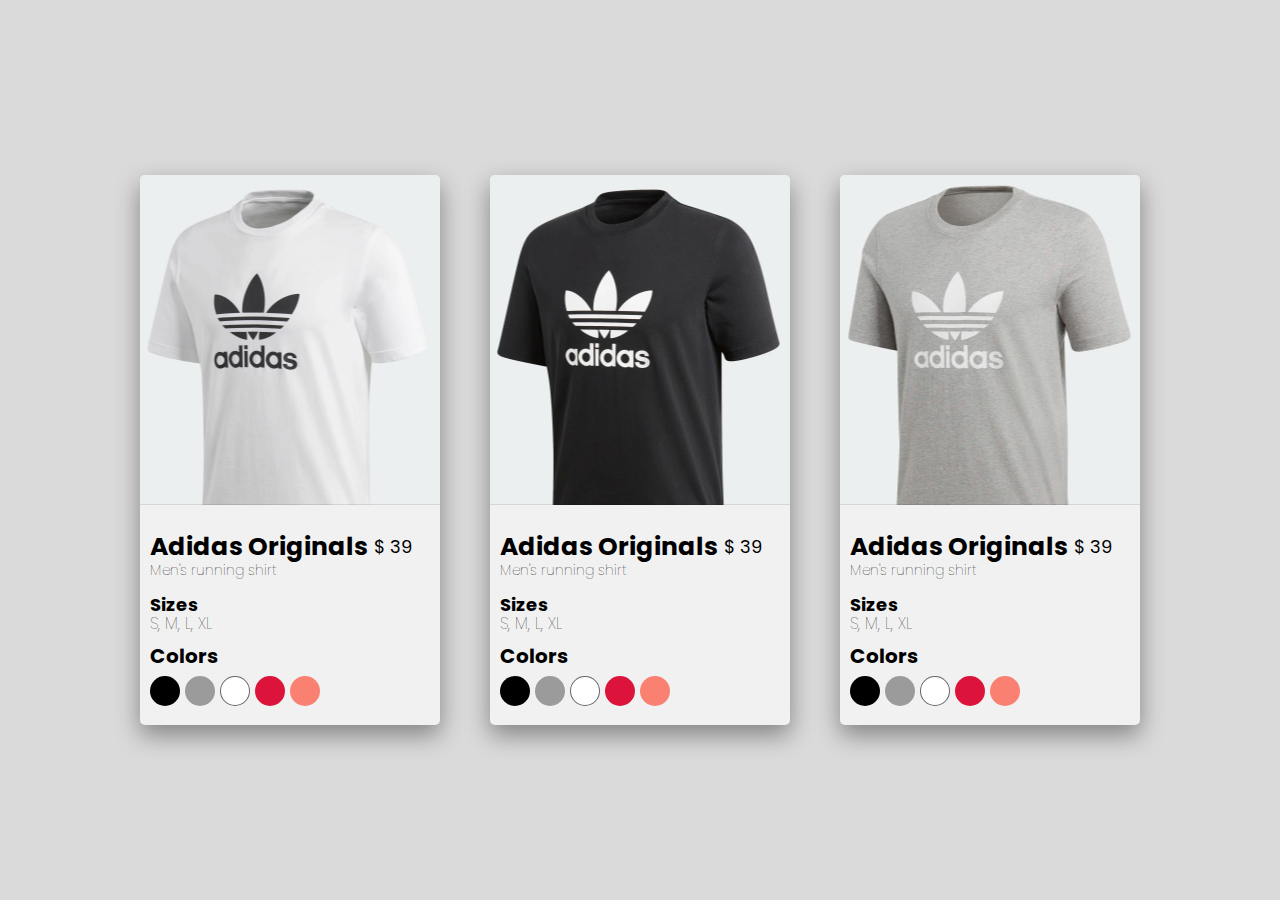
<file: card_ecommerce/index.html>
<!DOCTYPE html>
<html lang="en">
	<head>
		<meta charset="UTF-8" />
		<meta http-equiv="X-UA-Compatible" content="IE=edge" />
		<meta name="viewport" content="width=device-width, initial-scale=1.0" />
		<link rel="preconnect" href="https://fonts.gstatic.com" />
		<link href="https://fonts.googleapis.com/css2?family=Poppins&display=swap" rel="stylesheet" />
		<link rel="stylesheet" href="style.css" />
		<title>Card E-Commerce</title>
	</head>
	<body>
		<div class="cards">
			<div class="part-img img1">
				<div class="filter-blue">
					<div class="btn-reveal">Buy</div>
				</div>
			</div>
			<div class="title-price">
				<h2 class="title-card">Adidas Originals</h2>
				<p class="price">$ 39</p>
			</div>
			<div class="sizes">
				<p class="size-txt">Sizes</p>
			</div>
			<div class="colors">
				<h2 class="subtitle-color">Colors</h2>
				<div class="rounds-container">
					<div class="round"></div>
					<div class="round"></div>
					<div class="round"></div>
					<div class="round"></div>
					<div class="round"></div>
				</div>
			</div>
		</div>
		<div class="cards">
			<div class="part-img img2">
				<div class="filter-blue">
					<div class="btn-reveal">Buy</div>
				</div>
			</div>
			<div class="title-price">
				<h2 class="title-card">Adidas Originals</h2>
				<p class="price">$ 39</p>
			</div>
			<div class="sizes">
				<p class="size-txt">Sizes</p>
			</div>
			<div class="colors">
				<h2 class="subtitle-color">Colors</h2>
				<div class="rounds-container">
					<div class="round"></div>
					<div class="round"></div>
					<div class="round"></div>
					<div class="round"></div>
					<div class="round"></div>
				</div>
			</div>
		</div>
		<div class="cards">
			<div class="part-img img3">
				<div class="filter-blue">
					<div class="btn-reveal">Buy</div>
				</div>
			</div>
			<div class="title-price">
				<h2 class="title-card">Adidas Originals</h2>
				<p class="price">$ 39</p>
			</div>
			<div class="sizes">
				<p class="size-txt">Sizes</p>
			</div>
			<div class="colors">
				<h2 class="subtitle-color">Colors</h2>
				<div class="rounds-container">
					<div class="round"></div>
					<div class="round"></div>
					<div class="round"></div>
					<div class="round"></div>
					<div class="round"></div>
				</div>
			</div>
		</div>
	</body>
</html>
</file>
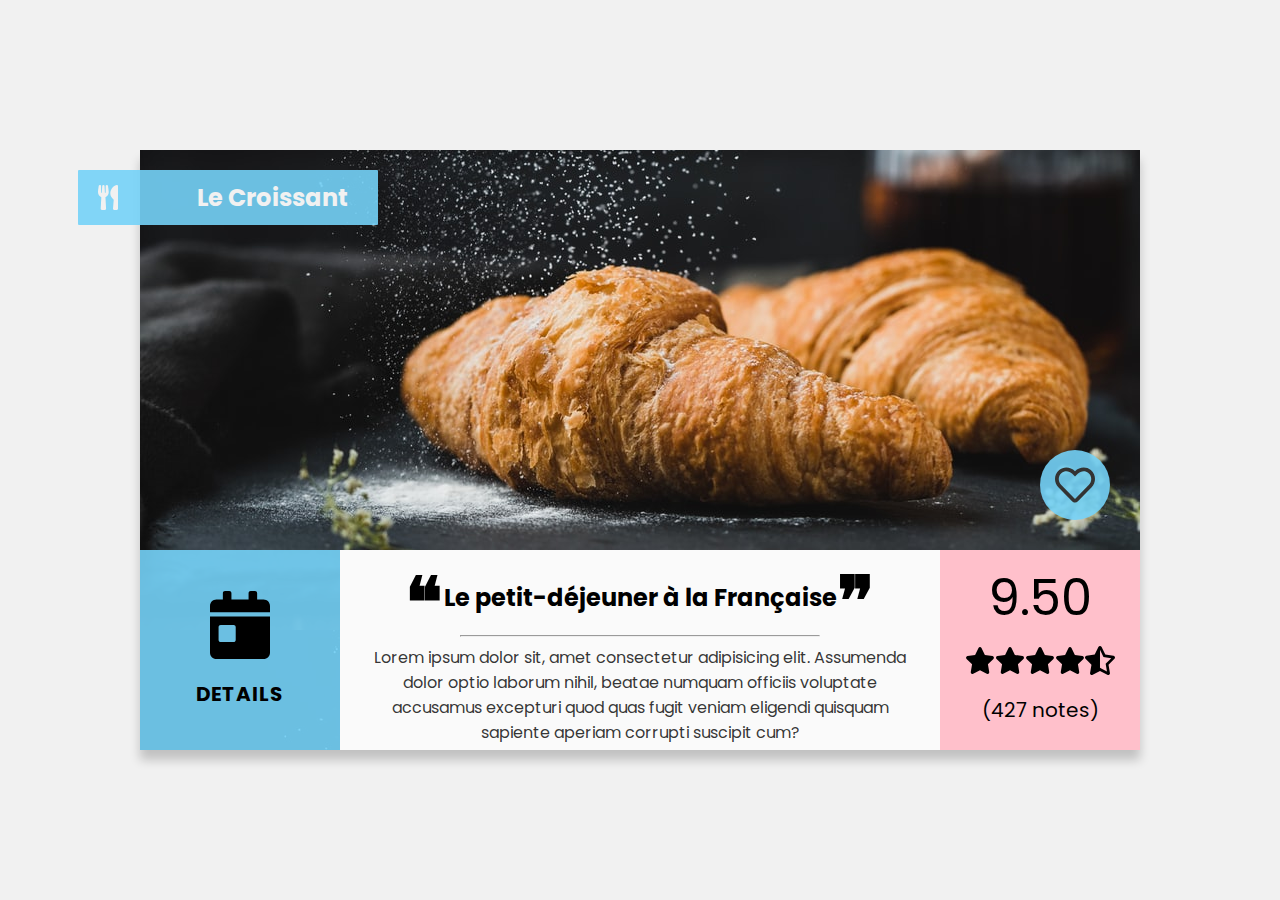
<file: card_grid/index.html>
<!DOCTYPE html>
<html lang="fr">
	<head>
		<meta charset="UTF-8" />
		<meta http-equiv="X-UA-Compatible" content="IE=edge" />
		<meta name="viewport" content="width=device-width, initial-scale=1.0" />
		<link href="https://fonts.googleapis.com/css?family=Poppins&display=swap" rel="stylesheet" />
		<link rel="stylesheet" href="style.css" />
		<title>Card Grid</title>
	</head>
	<body>
		<div class="card-grid">
			<div class="img-croissant"></div>
			<div class="name">
				<h2 class="title">
					<span class="icon-food">
						<img src="./assets/food.svg" alt="Icone d'une fourchette et d'un couteau" />
					</span>
					<span> Le Croissant </span>
				</h2>
			</div>
			<div class="like">
				<img src="./assets/heart.svg" alt="Icone de like" class="like-icon" />
			</div>
			<div class="details">
				<img src="./assets/calendar.svg" alt="Icone de calendrier" class="info-icon" />
				<p>DETAILS</p>
			</div>
			<div class="infos">
				<h2 class="presentation">Le petit-déjeuner à la Française</h2>
				<hr class="divider" />
				<div class="ingredients">
					Lorem ipsum dolor sit, amet consectetur adipisicing elit. Assumenda dolor optio laborum nihil, beatae numquam
					officiis voluptate accusamus excepturi quod quas fugit veniam eligendi quisquam sapiente aperiam corrupti
					suscipit cum?
				</div>
			</div>
			<div class="note">
				<div class="nt">9.50</div>
				<div class="stars">
					<img src="./assets/star.svg" alt="Etoile" class="star" />
					<img src="./assets/star.svg" alt="Etoile" class="star" />
					<img src="./assets/star.svg" alt="Etoile" class="star" />
					<img src="./assets/star.svg" alt="Etoile" class="star" />
					<img src="./assets/halfs.svg" alt="Demi étoile" class="star" />
				</div>
				<div class="nb">(427 notes)</div>
			</div>
		</div>
	</body>
</html>
</file>
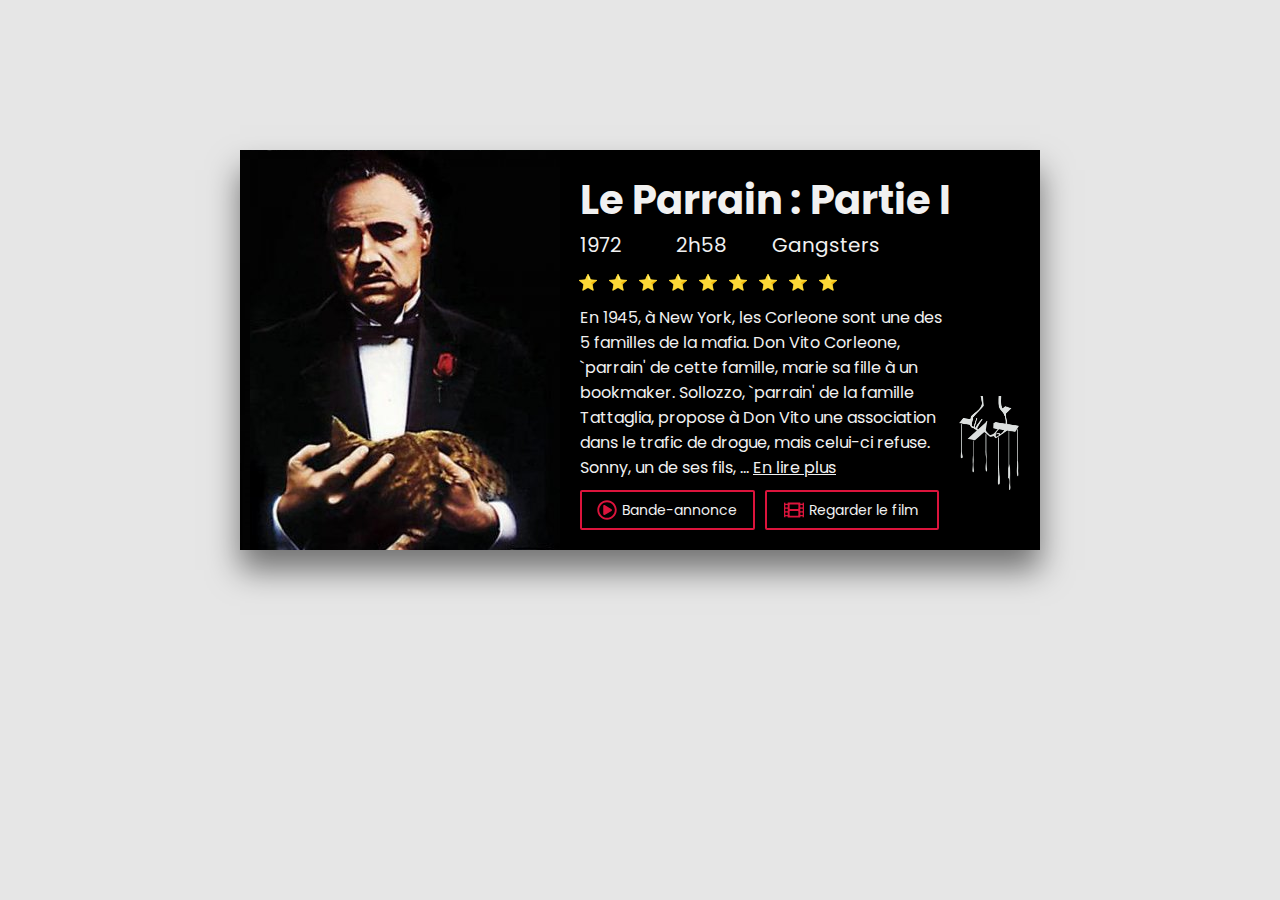
<file: card_movie/index.html>
<!DOCTYPE html>
<html lang="fr">
	<head>
		<meta charset="UTF-8" />
		<meta name="viewport" content="width=device-width, initial-scale=1.0" />
		<meta http-equiv="X-UA-Compatible" content="ie=edge" />
		<link href="https://fonts.googleapis.com/css?family=Poppins&display=swap" rel="stylesheet" />
		<link rel="stylesheet" href="style.css" />
		<title>Carte film</title>
	</head>
	<body>
		<div class="card-movie">
			<div class="logo-hand">
				<img src="./assets/logo-parrain.jpg" alt="logo parrain" class="img-logo" />
			</div>

			<div class="image"></div>

			<div class="contenu">
				<h2 class="title-movie">Le Parrain : Partie I</h2>

				<div class="caracts">
					<p class="info">1972</p>
					<p class="info">2h58</p>
					<p class="info">Gangsters</p>
				</div>

				<div class="ranking">
					<div class="stars">⭐</div>
					<div class="stars">⭐</div>
					<div class="stars">⭐</div>
					<div class="stars">⭐</div>
					<div class="stars">⭐</div>
					<div class="stars">⭐</div>
					<div class="stars">⭐</div>
					<div class="stars">⭐</div>
					<div class="stars">⭐</div>
				</div>

				<div class="synopsis">
					En 1945, à New York, les Corleone sont une des 5 familles de la mafia. Don Vito Corleone, `parrain' de cette
					famille, marie sa fille à un bookmaker. Sollozzo, `parrain' de la famille Tattaglia, propose à Don Vito une
					association dans le trafic de drogue, mais celui-ci refuse. Sonny, un de ses fils, ...
					<a href="#" class="link-more">En lire plus</a>
				</div>

				<div class="view">
					<div class="btn">
						<span class="icon">
							<img src="assets/play.svg" alt="icone play" />
						</span>
						Bande-annonce
					</div>
					<div class="btn">
						<span class="icon">
							<img src="assets/icon-movie.svg" alt="icone film" />
						</span>
						Regarder le film
					</div>
				</div>
			</div>
		</div>
	</body>
</html>
</file>
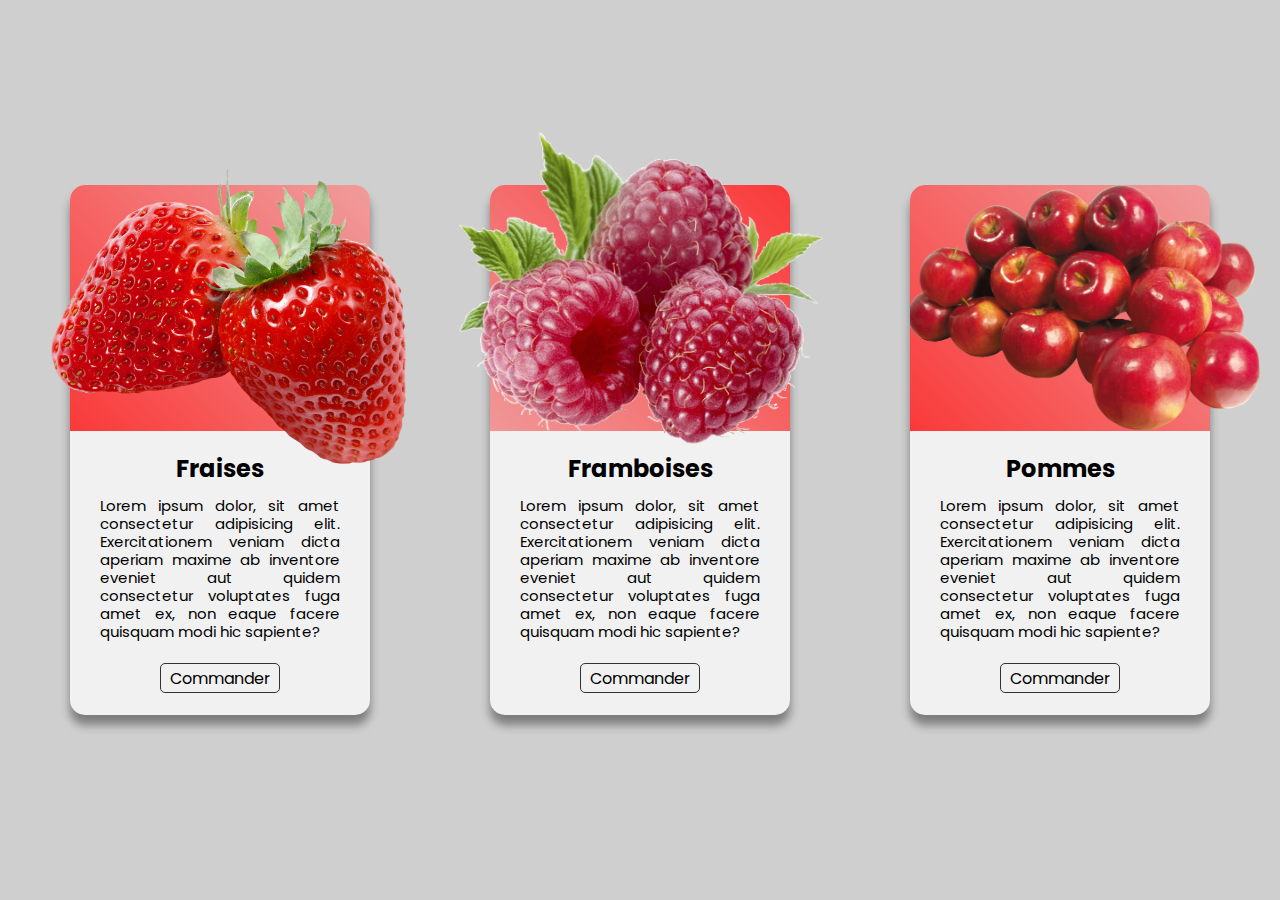
<file: cards_oversize/index.html>
<!DOCTYPE html>
<html lang="en">
	<head>
		<meta charset="UTF-8" />
		<meta http-equiv="X-UA-Compatible" content="IE=edge" />
		<meta name="viewport" content="width=device-width, initial-scale=1.0" />
		<link rel="preconnect" href="https://fonts.gstatic.com" />
		<link href="https://fonts.googleapis.com/css2?family=Poppins&display=swap" rel="stylesheet" />
		<link rel="stylesheet" href="style.css" />
		<title>Card Oversize</title>
	</head>
	<body>
		<div class="card">
			<div class="deg">
				<img src="./Assets/fraises.png" alt="fraises" />
			</div>
			<h2 class="title">Fraises</h2>
			<p class="info">
				Lorem ipsum dolor, sit amet consectetur adipisicing elit. Exercitationem veniam dicta aperiam maxime ab
				inventore eveniet aut quidem consectetur voluptates fuga amet ex, non eaque facere quisquam modi hic sapiente?
			</p>
			<div class="btn-box">
				<div class="btn">Commander</div>
			</div>
		</div>
		<div class="card">
			<div class="deg">
				<img src="./Assets/framboises.png" alt="framboises" />
			</div>
			<h2 class="title">Framboises</h2>
			<p class="info">
				Lorem ipsum dolor, sit amet consectetur adipisicing elit. Exercitationem veniam dicta aperiam maxime ab
				inventore eveniet aut quidem consectetur voluptates fuga amet ex, non eaque facere quisquam modi hic sapiente?
			</p>
			<div class="btn-box">
				<div class="btn">Commander</div>
			</div>
		</div>
		<div class="card">
			<div class="deg">
				<img src="./Assets/pommes.png" alt="pommes" />
			</div>
			<h2 class="title">Pommes</h2>
			<p class="info">
				Lorem ipsum dolor, sit amet consectetur adipisicing elit. Exercitationem veniam dicta aperiam maxime ab
				inventore eveniet aut quidem consectetur voluptates fuga amet ex, non eaque facere quisquam modi hic sapiente?
			</p>
			<div class="btn-box">
				<div class="btn">Commander</div>
			</div>
		</div>
	</body>
</html>
</file>
<file: card_ecommerce/style.css>
*,
::before,
::after {
	box-sizing: border-box;
}

body {
	font-family: "Poppins", "sans-serif";
	margin: 0;
	padding: 0;
	height: 100vh;
	display: flex;
	align-items: center;
	justify-content: center;
	flex-wrap: wrap;
	background: rgb(218, 218, 218);
}

.cards {
	background: #f1f1f1;
	width: 300px;
	height: 550px;
	flex-shrink: 0;
	border-radius: 5px;
	margin: 0 25px;
	box-shadow: 0px 10px 25px rgba(0, 0, 0, 0.4);
}

.img1 {
	background: url("./Assets/tshirt1.png");
}

.img2 {
	background: url("./Assets/tshirt2.png");
}

.img3 {
	background: url("./Assets/tshirt3.png");
}

.part-img {
	height: 60%;
	width: 100%;
	background-position: top;
	position: relative;
	border-bottom: 1px solid rgba(0, 0, 0, 0.1);
	border-top-right-radius: 5px;
	border-top-left-radius: 5px;
}

.filter-blue {
	position: absolute;
	top: 0;
	left: 0;
	bottom: 0;
	right: 0;
	transition: background 0.4s ease;
}

.filter-blue:hover {
	cursor: pointer;
	background: rgba(118, 176, 194, 0.5);
}

.btn-reveal {
	width: 100px;
	height: 40px;
	background: #f1f1f1;
	border-radius: 5px;
	display: flex;
	align-items: center;
	justify-content: center;
	color: rgb(118, 176, 194);
	position: absolute;
	top: 50%;
	left: 50%;
	transform: translate(-50%, -50%);
	opacity: 0;
	transition: opacity 0.4s ease;
}

.filter-blue:hover .btn-reveal {
	transition: opacity 1s ease;
	opacity: 1;
}

.title-price {
	padding: 10px;
	width: 100%;
	display: flex;
}

.title-card {
	display: flex;
	align-items: center;
	margin: 0;
	width: 80%;
	font-size: 25px;
	position: relative;
}

.title-card::after {
	content: "Men's running shirt";
	font-weight: 100;
	font-size: 14px;
	position: absolute;
	top: 45px;
}

.price {
	width: 20%;
	font-size: 18px;
}

.sizes {
	padding: 3px 10px;
	width: 100%;
}

.size-txt {
	margin: 0;
	font-weight: bold;
	position: relative;
	font-size: 18px;
}

.size-txt::after {
	content: "S, M, L, XL";
	font-weight: 100;
	font-size: 16px;
	position: absolute;
	top: 20px;
	left: 0;
}

.colors {
	padding: 20px 10px;
	width: 100%;
}

.subtitle-color {
	padding-bottom: 5px;
	font-size: 20px;
	margin: 0;
}

.rounds-container {
	width: 100%;
	display: flex;
}

.round {
	height: 30px;
	width: 30px;
	border-radius: 50%;
	margin-right: 5px;
	cursor: pointer;
}

.round:nth-child(1) {
	background: #000;
}
.round:nth-child(2) {
	background: #9b9b9b;
}
.round:nth-child(3) {
	background: #fff;
	border: 0.1px solid rgba(0, 0, 0, 0.6);
}
.round:nth-child(4) {
	background: crimson;
}
.round:nth-child(5) {
	background: salmon;
}
</file>
<file: card_grid/style.css>
*,
::before,
::after {
	box-sizing: border-box;
}

body {
	margin: 0;
	padding: 0;
	height: 100vh;
	display: flex;
	justify-content: center;
	align-items: center;
	background: #f1f1f1;
	font-family: "Poppins", sans-serif;
}

.card-grid {
	display: grid;
	grid-template: repeat(3, 200px) / repeat(5, 200px);
	background: url("./assets/croissant.jpg");
	background-size: cover;
	background-position: 0 160%;
	position: relative;
	box-shadow: 0px 10px 10px rgba(0, 0, 0, 0.2);
}

.name {
	grid-area: 1 / 1 / 2 / 2;
	position: relative;
}

.title {
	padding: 10px 30px 10px 20px;
	position: absolute;
	width: 150%;
	left: -62px;
	background: rgba(116, 210, 247, 0.9);
	border-radius: 1px;
	display: flex;
	justify-content: space-between;
	align-items: center;
	color: #f1f1f1;
}

.icon-food {
	display: block;
}

.icon-food img {
	width: 20px;
	position: relative;
	display: flex;
	align-items: center;
}

.like {
	border-radius: 50%;
	width: 70px;
	height: 70px;
	background: rgba(116, 210, 247, 0.9);
	position: absolute;
	right: 30px;
	top: 300px;
	display: flex;
	align-items: center;
	justify-content: center;
}

.like-icon {
	width: 40px;
}

.details {
	grid-area: 3 / 1 / 4 / 2;
	background: rgba(116, 210, 247, 0.9);
	display: flex;
	flex-direction: column;
	align-items: center;
	justify-content: center;
}

.info-icon {
	margin-top: 20px;
	width: 60px;
}

.details p {
	font-size: 20px;
	font-weight: bold;
	letter-spacing: 1px;
}

.infos {
	grid-area: 3 / 2 / 4 / 5;
	background: rgb(250, 250, 250);
}

.presentation {
	margin: 30px 0px 20px 0px;
	text-align: center;
	position: relative;
}

.presentation::before {
	content: "❝";
	font-size: 70px;
	position: absolute;
	top: -30px;
	left: 65px;
}

.presentation::after {
	content: "❞";
	font-size: 70px;
	position: absolute;
	bottom: -40px;
	right: 65px;
}

.divider {
	width: 60%;
}

.ingredients {
	padding: 0px 30px;
	text-align: center;
	color: rgba(0, 0, 0, 0.8);
}

.note {
	grid-area: 3 / 5 / 4 / 6;
	background: pink;
}

.nt {
	text-align: center;
	font-size: 50px;
	padding-top: 10px;
}

.stars {
	display: flex;
	justify-content: center;
	padding-top: 10px;
}

.star {
	width: 30px;
}

.nb {
	text-align: center;
	font-size: 20px;
	padding-top: 20px;
}
</file>
<file: card_movie/style.css>
*,
::before,
::after {
	box-sizing: border-box;
}

body {
	margin: 0;
	padding: 0;
	height: 100vh;
	background: rgb(230, 230, 230);
	display: flex;
	justify-content: center;
	align-items: center;
	font-family: "Poppins", sans-serif;
}

.card-movie {
	width: 800px;
	height: 400px;
	flex-shrink: 0;
	background: #000;
	color: #f1f1f1;
	display: flex;
	margin-bottom: 200px;
	position: relative;
	overflow: hidden;
	box-shadow: 0px 20px 30px rgba(0, 0, 0, 0.5);
}

.logo-hand {
	position: absolute;
	right: -15px;
	bottom: 50px;
	z-index: 1;
}

.img-logo {
	width: 130px;
}

.image {
	width: 40%;
	height: 100%;
	background: url("./assets/img-movie.jpg");
	background-position: 10px 1px;
}

.contenu {
	width: 60%;
	height: 100%;
}

.title-movie {
	font-size: 40px;
	padding: 20px 20px 0 20px;
	margin: 0;
}

.caracts {
	width: 100%;
	display: flex;
	font-size: 20px;
}

.info {
	margin: 0;
	width: 20%;
	padding: 0 20px;
}

.ranking {
	width: 100%;
	display: flex;
	padding: 10px 0px 0px 13px;
}

.stars {
	margin: 0px 5px;
}

.synopsis {
	width: 80%;
	padding: 10px 0px 0px 20px;
	position: relative;
	z-index: 100;
}

.link-more {
	color: #f1f1f1;
}

.view {
	width: 80%;
	display: flex;
	padding: 10px 0px 0px 15px;
}

.btn {
	width: 180px;
	height: 40px;
	font-size: 14px;
	border: 2px solid crimson;
	border-radius: 2px;
	display: flex;
	justify-content: center;
	align-items: center;
	margin: 0 5px;
	position: relative;
	z-index: 50;
	cursor: pointer;
	transition: background 1s ease;
}

.btn:hover {
	transition: background 0.2s ease;
	background: #1a1a1a;
}

.icon img {
	width: 20px;
	margin-right: 5px;
	margin-top: 5px;
}
</file>
<file: cards_oversize/style.css>
*,
::before,
::after {
	box-sizing: border-box;
}

body {
	margin: 0;
	padding: 0;
	height: 100vh;
	display: flex;
	flex-wrap: wrap;
	align-items: center;
	justify-content: center;
	background: rgb(207, 207, 207);
	font-family: "Poppins", sans-serif;
}

.card {
	width: 300px;
	height: 530px;
	flex-shrink: 0;
	border-radius: 15px;
	background: #f1f1f1;
	display: flex;
	flex-direction: column;
	box-shadow: 0px 10px 10px rgba(0, 0, 0, 0.4);
	margin: 0 60px;
}

.deg {
	height: 50%;
	background: rgb(242, 108, 108);
	background: linear-gradient(45deg, #fa3939, rgb(240, 156, 156));
	position: relative;
	border-top-left-radius: 15px;
	border-top-right-radius: 15px;
}

.card:nth-child(1) .deg img {
	width: 450px;
	position: absolute;
	top: -100px;
	left: -60px;
}

.card:nth-child(2) .deg img {
	width: 400px;
	position: absolute;
	top: -90px;
	left: -50px;
}

.card:nth-child(2) .deg {
	background: linear-gradient(45deg, #f09797, #fa3939);
}

.card:nth-child(3) .deg img {
	width: 350px;
	position: absolute;
	top: 0;
	left: 0;
}

.title {
	height: 5%;
	text-align: center;
	margin: 20px 0px 10px 0px;
}

.info {
	text-align: justify;
	height: 30%;
	padding: 10px 30px 0px 30px;
	line-height: 18px;
	font-size: 15px;
	margin: 0;
}

.btn-box {
	height: 15%;
	display: flex;
	justify-content: center;
	align-items: center;
}

.btn {
	display: flex;
	justify-content: center;
	align-items: center;
	border: 1px solid #333;
	width: 120px;
	height: 30px;
	border-radius: 5px;
	cursor: pointer;
	transition: all 0.4s ease;
}

.btn:hover {
	transition: all 0.4s ease;
	background: #333;
	color: #f1f1f1;
}
</file>
